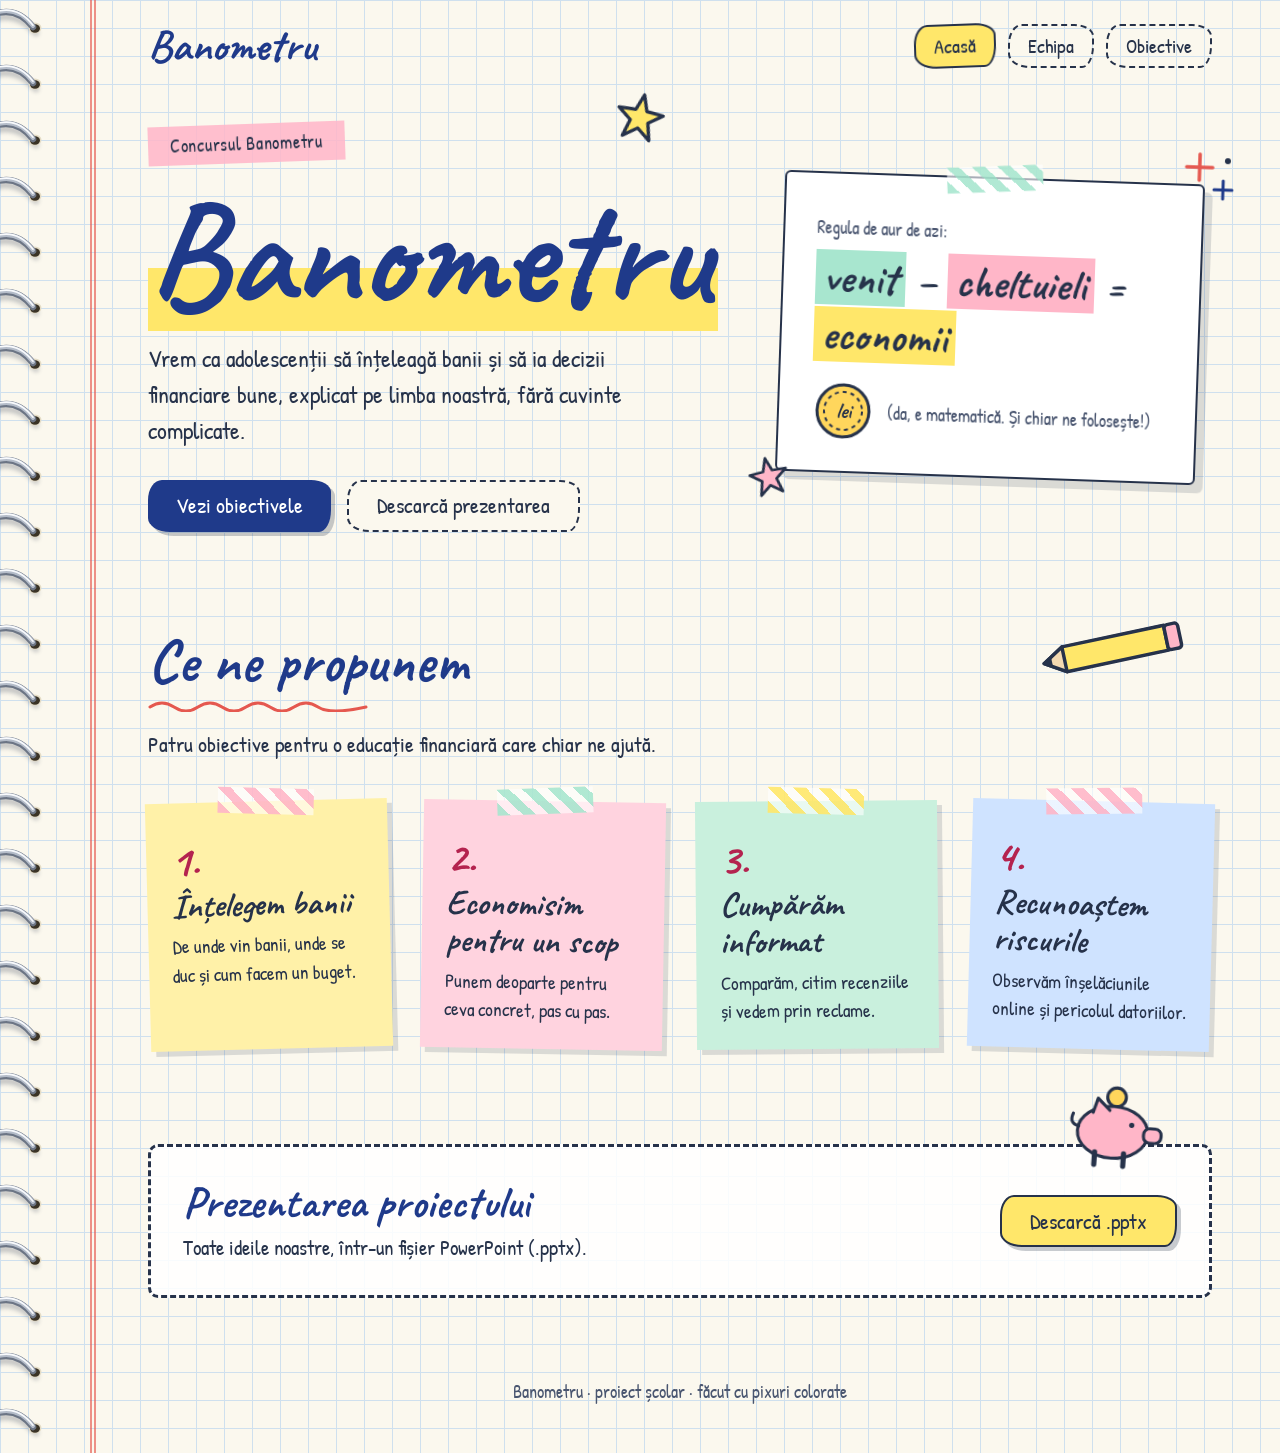
<file: index.html>
<!DOCTYPE html>
<html lang="ro">
<head>
  <meta charset="UTF-8">
  <meta name="viewport" content="width=device-width, initial-scale=1">
  <title>Banometru - Educație financiară pentru adolescenți</title>
  <meta name="description" content="Banometru: obiectivele noastre pentru o educație financiară mai bună în rândul adolescenților.">
  <link rel="preconnect" href="https://fonts.googleapis.com">
  <link href="https://fonts.googleapis.com/css2?family=Caveat:wght@500;700&family=Patrick+Hand&display=swap" rel="stylesheet">
  <link rel="stylesheet" href="css/style.css">
  <!-- Tells the stylesheet that JavaScript is available, so the hamburger menu can be used on phones. -->
  <script>document.documentElement.classList.add("has-js");</script>
</head>
<body>
  <div class="page">
    <div class="binding" aria-hidden="true"></div>
    <div class="margin-line" aria-hidden="true"></div>

    <div class="content">
      <header class="site-header">
        <nav class="site-nav" aria-label="Meniu principal">
          <a class="brand" href="./">Banometru</a>
          <button class="menu-toggle" type="button" aria-label="Meniu" aria-expanded="false" aria-controls="nav-links">
            <svg class="icon-open" width="24" height="24" viewBox="0 0 24 24" aria-hidden="true"><path d="M3 6 L21 6 M3 12 L21 12 M3 18 L21 18" fill="none" stroke="#26324A" stroke-width="3" stroke-linecap="round"/></svg>
            <svg class="icon-close" width="24" height="24" viewBox="0 0 24 24" aria-hidden="true"><path d="M5 5 L19 19 M19 5 L5 19" fill="none" stroke="#26324A" stroke-width="3" stroke-linecap="round"/></svg>
          </button>
          <div class="nav-links" id="nav-links">
            <a href="./" aria-current="page">Acasă</a>
            <a href="team/">Echipa</a>
            <a href="objective/">Obiective</a>
          </div>
        </nav>
      </header>

      <main>
        <section class="hero">
          <div class="hero-text has-doodles">
            <svg class="doodle doodle-large" style="top: -34px; right: 8%; --tilt: 12deg" width="54" height="54" viewBox="0 0 48 48" aria-hidden="true"><path d="M24 4 L29 18 L44 19 L32 28 L36 43 L24 34 L12 43 L16 28 L4 19 L19 18 Z" fill="#FFE76A" stroke="#26324A" stroke-width="3" stroke-linejoin="round"/></svg>
            <div class="tag">Concursul Banometru</div>
            <h1><span class="highlight-yellow">Banometru</span></h1>
            <p class="hero-lead">Vrem ca adolescenții să înțeleagă banii și să ia decizii financiare bune, explicat pe limba noastră, fără cuvinte complicate.</p>
            <div class="button-row">
              <a class="btn btn-primary" href="objective/">Vezi obiectivele</a>
              <a class="btn btn-dashed" href="#descarca">Descarcă prezentarea</a>
            </div>
          </div>

          <div class="hero-card-wrap">
            <div class="equation-card has-doodles">
              <div class="tape" style="--tape: rgba(168, 230, 207, 0.9); --tilt: -4deg" aria-hidden="true"></div>
              <svg class="doodle" style="top: -36px; right: -34px" width="56" height="56" viewBox="0 0 56 56" fill="none" stroke-linecap="round" aria-hidden="true"><path d="M18 4 V30 M5 17 H31" stroke="#E5584F" stroke-width="3.5"/><path d="M42 30 V48 M33 39 H51" stroke="#1F3A8A" stroke-width="3"/><circle cx="46" cy="10" r="3" fill="#26324A"/></svg>
              <svg class="doodle" style="bottom: -30px; left: -30px; --tilt: -14deg" width="44" height="44" viewBox="0 0 48 48" aria-hidden="true"><path d="M24 4 L29 18 L44 19 L32 28 L36 43 L24 34 L12 43 L16 28 L4 19 L19 18 Z" fill="#FFB6C8" stroke="#26324A" stroke-width="3" stroke-linejoin="round"/></svg>
              <p class="equation-label">Regula de aur de azi:</p>
              <p class="equation">
                <span style="background: #a8e6cf">venit</span>
                &minus;
                <span style="background: #ffb6c8">cheltuieli</span>
                =
                <span style="background: #ffe76a">economii</span>
              </p>
              <div class="equation-note">
                <svg width="64" height="64" viewBox="0 0 64 64" aria-hidden="true"><circle cx="32" cy="32" r="26" fill="#FFD65C" stroke="#26324A" stroke-width="3"/><circle cx="32" cy="32" r="19" fill="none" stroke="#26324A" stroke-width="2" stroke-dasharray="4 4"/><text x="32" y="39" text-anchor="middle" font-family="Caveat, cursive" font-weight="700" font-size="22" fill="#26324A">lei</text></svg>
                <p>(da, e matematică. Și chiar ne folosește!)</p>
              </div>
            </div>
          </div>
        </section>

        <section class="has-doodles" style="margin-top: 96px">
          <svg class="doodle doodle-large" style="top: 6px; right: 24px; --tilt: -12deg" width="150" height="30" viewBox="0 0 130 26" aria-hidden="true"><path d="M4 13 L22 2 H112 V24 H22 Z" fill="#FFE76A" stroke="#26324A" stroke-width="3" stroke-linejoin="round"/><path d="M4 13 L22 2 V24 Z" fill="#F3D9B1" stroke="#26324A" stroke-width="3" stroke-linejoin="round"/><path d="M4 13 L11 9 V17 Z" fill="#26324A"/><rect x="112" y="2" width="12" height="22" rx="3" fill="#FFB6C8" stroke="#26324A" stroke-width="3"/></svg>
          <h2 class="section-title">Ce ne propunem</h2>
          <svg class="squiggle" width="220" height="14" viewBox="0 0 220 14" aria-hidden="true"><path d="M2 9 Q 14 1 26 9 T 50 9 T 74 9 T 98 9 T 122 9 T 146 9 T 170 9 T 218 9" fill="none" stroke="#E5584F" stroke-width="3" stroke-linecap="round"/></svg>
          <p class="intro">Patru obiective pentru o educație financiară care chiar ne ajută.</p>

          <div class="note-grid">
            <a class="note" href="objective/" style="--note-bg: #fff1a8; --note-tilt: -1.5deg">
              <span class="tape" style="--tape: rgba(255, 182, 200, 0.9); --tilt: 3deg" aria-hidden="true"></span>
              <div class="note-number">1.</div>
              <h3>Înțelegem banii</h3>
              <p>De unde vin banii, unde se duc și cum facem un buget.</p>
            </a>
            <a class="note" href="objective/" style="--note-bg: #ffd3df; --note-tilt: 1deg">
              <span class="tape" style="--tape: rgba(168, 230, 207, 0.9); --tilt: -3deg" aria-hidden="true"></span>
              <div class="note-number">2.</div>
              <h3>Economisim pentru un scop</h3>
              <p>Punem deoparte pentru ceva concret, pas cu pas.</p>
            </a>
            <a class="note" href="objective/" style="--note-bg: #c9f0dd; --note-tilt: -0.5deg">
              <span class="tape" style="--tape: rgba(255, 231, 106, 0.9); --tilt: 2deg" aria-hidden="true"></span>
              <div class="note-number">3.</div>
              <h3>Cumpărăm informat</h3>
              <p>Comparăm, citim recenziile și vedem prin reclame.</p>
            </a>
            <a class="note" href="objective/" style="--note-bg: #cfe3ff; --note-tilt: 1.5deg">
              <span class="tape" style="--tape: rgba(255, 182, 200, 0.9); --tilt: -2deg" aria-hidden="true"></span>
              <div class="note-number">4.</div>
              <h3>Recunoaștem riscurile</h3>
              <p>Observăm înșelăciunile online și pericolul datoriilor.</p>
            </a>
          </div>
        </section>

        <section class="download-band has-doodles" id="descarca" style="margin-top: 96px">
          <svg class="doodle" style="top: -62px; right: 40px; --tilt: 4deg" width="104" height="87" viewBox="0 0 100 84" stroke="#26324A" stroke-width="3" stroke-linecap="round" stroke-linejoin="round" aria-hidden="true"><circle cx="48" cy="12" r="9" fill="#FFD65C"/><ellipse cx="46" cy="46" rx="34" ry="25" fill="#FFB6C8"/><path d="M26 28 L30 14 L42 25" fill="#FFB6C8"/><rect x="76" y="40" width="17" height="14" rx="6" fill="#FFB6C8"/><circle cx="64" cy="38" r="2.5" fill="#26324A" stroke="none"/><path d="M30 66 V78 M58 66 V78" stroke-width="5" fill="none"/><path d="M13 42 Q3 40 7 30" fill="none"/></svg>
          <div class="band-text">
            <h2>Prezentarea proiectului</h2>
            <p>Toate ideile noastre, într-un fișier PowerPoint (.pptx).</p>
          </div>
          <!-- The "download" attribute makes the browser save the file instead of trying to open it. -->
          <a class="btn btn-yellow" href="downloads/Banometru.pptx" download>Descarcă .pptx</a>
        </section>
      </main>

      <footer class="site-footer">Banometru &middot; proiect școlar &middot; făcut cu pixuri colorate</footer>
    </div>
  </div>

  <script src="js/menu.js"></script>
  <script src="js/binding.js"></script>
</body>
</html>
</file>
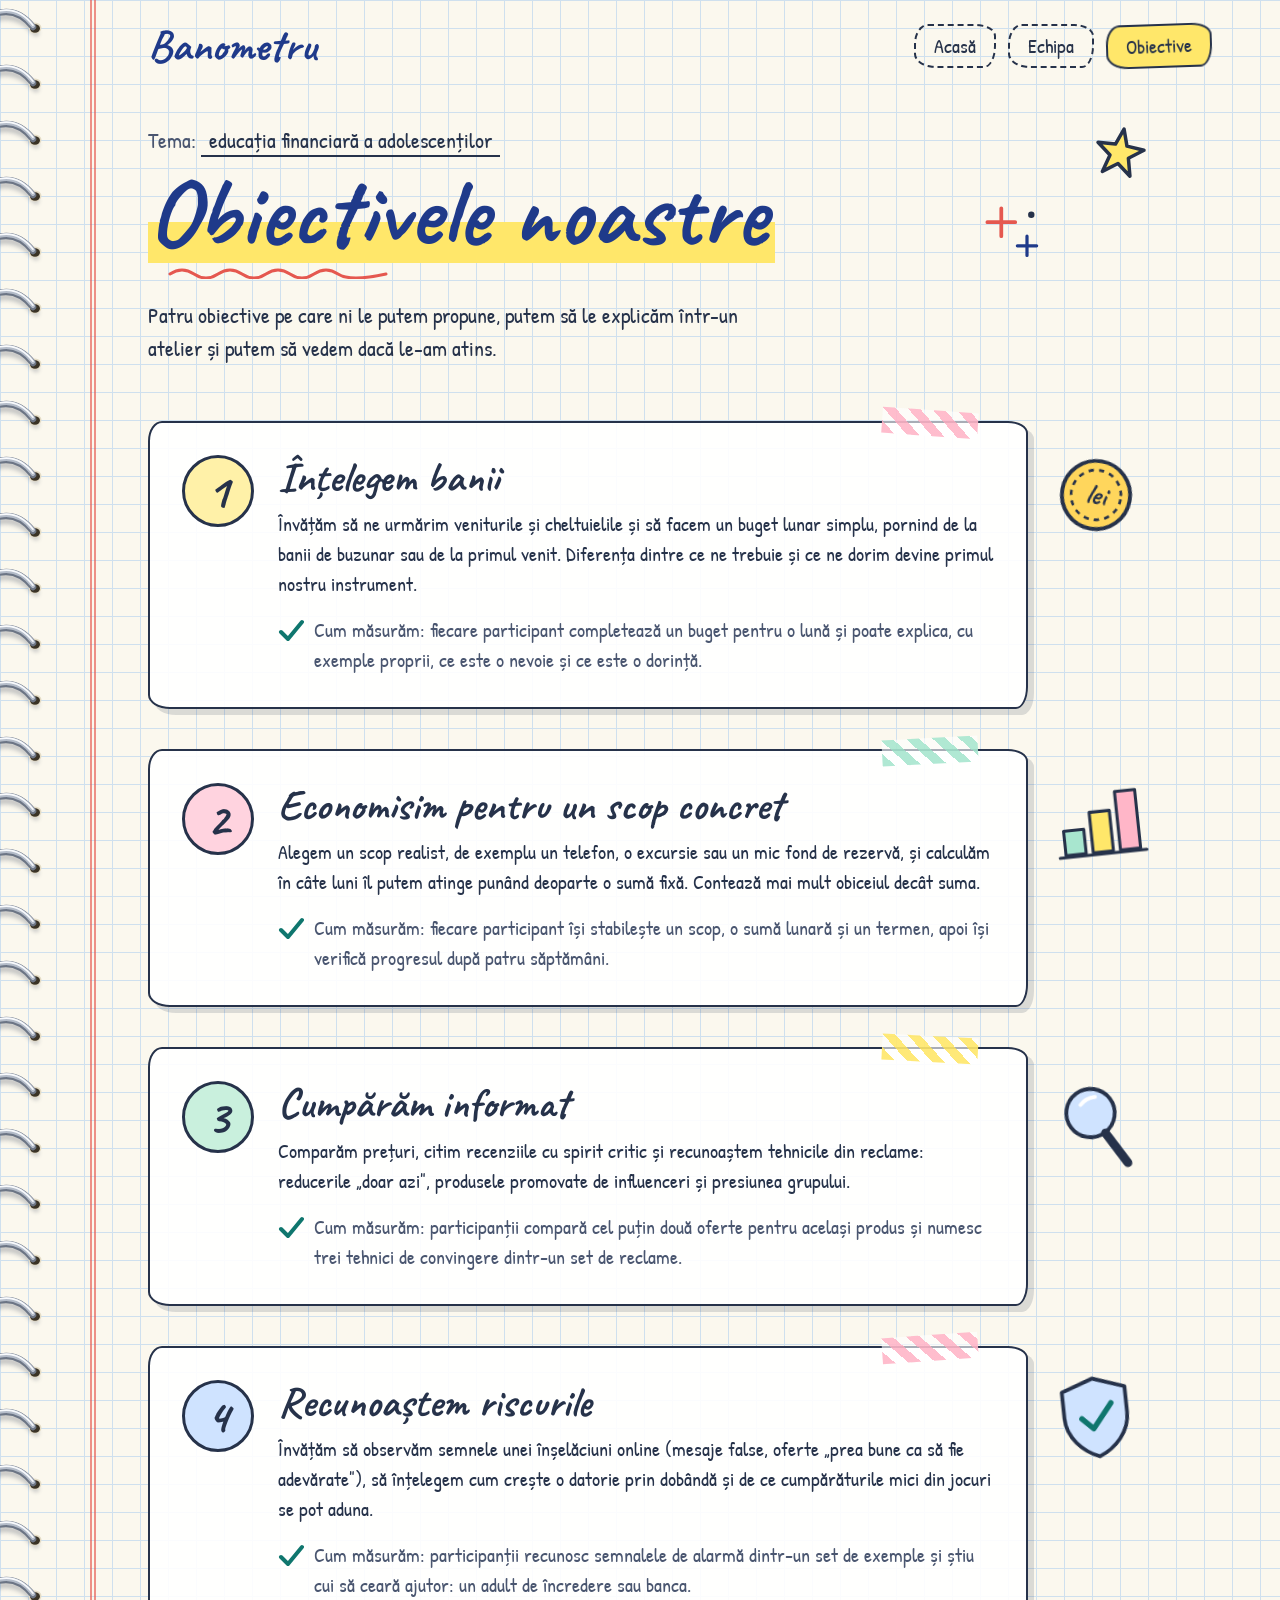
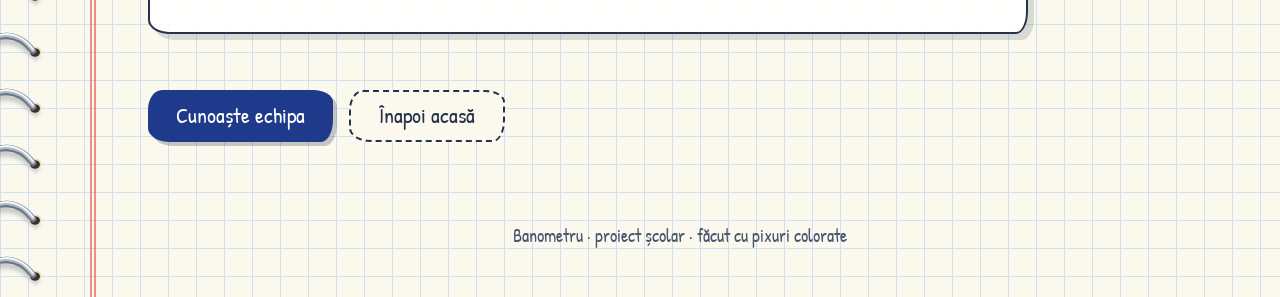
<file: objective/index.html>
<!DOCTYPE html>
<html lang="ro">
<head>
  <meta charset="UTF-8">
  <meta name="viewport" content="width=device-width, initial-scale=1">
  <title>Obiective - Banometru</title>
  <link rel="preconnect" href="https://fonts.googleapis.com">
  <link href="https://fonts.googleapis.com/css2?family=Caveat:wght@500;700&family=Patrick+Hand&display=swap" rel="stylesheet">
  <link rel="stylesheet" href="../css/style.css">
  <script>document.documentElement.classList.add("has-js");</script>
</head>
<body>
  <div class="page">
    <div class="binding" aria-hidden="true"></div>
    <div class="margin-line" aria-hidden="true"></div>

    <div class="content">
      <header class="site-header">
        <nav class="site-nav" aria-label="Meniu principal">
          <a class="brand" href="../">Banometru</a>
          <button class="menu-toggle" type="button" aria-label="Meniu" aria-expanded="false" aria-controls="nav-links">
            <svg class="icon-open" width="24" height="24" viewBox="0 0 24 24" aria-hidden="true"><path d="M3 6 L21 6 M3 12 L21 12 M3 18 L21 18" fill="none" stroke="#26324A" stroke-width="3" stroke-linecap="round"/></svg>
            <svg class="icon-close" width="24" height="24" viewBox="0 0 24 24" aria-hidden="true"><path d="M5 5 L19 19 M19 5 L5 19" fill="none" stroke="#26324A" stroke-width="3" stroke-linecap="round"/></svg>
          </button>
          <div class="nav-links" id="nav-links">
            <a href="../">Acasă</a>
            <a href="../team/">Echipa</a>
            <a href="./" aria-current="page">Obiective</a>
          </div>
        </nav>
      </header>

      <main>
        <section class="has-doodles">
          <svg class="doodle" style="top: 0; right: 6%; --tilt: 10deg" width="56" height="56" viewBox="0 0 48 48" aria-hidden="true"><path d="M24 4 L29 18 L44 19 L32 28 L36 43 L24 34 L12 43 L16 28 L4 19 L19 18 Z" fill="#FFE76A" stroke="#26324A" stroke-width="3" stroke-linejoin="round"/></svg>
          <svg class="doodle doodle-large" style="top: 80px; right: 16%" width="60" height="60" viewBox="0 0 56 56" fill="none" stroke-linecap="round" aria-hidden="true"><path d="M18 4 V30 M5 17 H31" stroke="#E5584F" stroke-width="3.5"/><path d="M42 30 V48 M33 39 H51" stroke="#1F3A8A" stroke-width="3"/><circle cx="46" cy="10" r="3" fill="#26324A"/></svg>
          <p class="subject">Tema: <span>educația financiară a adolescenților</span></p>
          <h1 class="page-title" style="margin-top: 8px"><span class="highlight-yellow">Obiectivele noastre</span></h1>
          <svg class="squiggle" width="260" height="14" viewBox="0 0 220 14" aria-hidden="true"><path d="M2 9 Q 14 1 26 9 T 50 9 T 74 9 T 98 9 T 122 9 T 146 9 T 170 9 T 218 9" fill="none" stroke="#E5584F" stroke-width="3" stroke-linecap="round"/></svg>
          <p class="intro" style="margin-top: 20px">Patru obiective pe care ni le putem propune, putem să le explicăm într-un atelier și putem să vedem dacă le-am atins.</p>
        </section>

        <section class="objective-list">
          <article class="objective has-doodles">
            <div class="tape" style="--tape: rgba(255, 182, 200, 0.9); --tilt: 4deg" aria-hidden="true"></div>
            <svg class="doodle doodle-side" style="top: 30px; right: -112px; --tilt: 10deg" width="84" height="84" viewBox="0 0 64 64" aria-hidden="true"><circle cx="32" cy="32" r="26" fill="#FFD65C" stroke="#26324A" stroke-width="3"/><circle cx="32" cy="32" r="19" fill="none" stroke="#26324A" stroke-width="2" stroke-dasharray="4 4"/><text x="32" y="39" text-anchor="middle" font-family="Caveat, cursive" font-weight="700" font-size="22" fill="#26324A">lei</text></svg>
            <div class="objective-number" style="--number-bg: #fff1a8" aria-hidden="true">1</div>
            <div class="objective-body">
              <h2>Înțelegem banii</h2>
              <p class="objective-description">Învățăm să ne urmărim veniturile și cheltuielile și să facem un buget lunar simplu, pornind de la banii de buzunar sau de la primul venit. Diferența dintre ce ne trebuie și ce ne dorim devine primul nostru instrument.</p>
              <p class="objective-measure"><svg width="26" height="26" viewBox="0 0 26 26" aria-hidden="true"><path d="M3 14 L10 21 L24 4" fill="none" stroke="#0F766E" stroke-width="4" stroke-linecap="round" stroke-linejoin="round"/></svg><span>Cum măsurăm: fiecare participant completează un buget pentru o lună și poate explica, cu exemple proprii, ce este o nevoie și ce este o dorință.</span></p>
            </div>
          </article>

          <article class="objective has-doodles">
            <div class="tape" style="--tape: rgba(168, 230, 207, 0.9); --tilt: -3deg" aria-hidden="true"></div>
            <svg class="doodle doodle-side" style="top: 30px; right: -120px; --tilt: -6deg" width="92" height="77" viewBox="0 0 90 76" stroke="#26324A" stroke-width="3" stroke-linejoin="round" stroke-linecap="round" aria-hidden="true"><rect x="8" y="46" width="20" height="24" fill="#A8E6CF"/><rect x="35" y="30" width="20" height="40" fill="#FFE76A"/><rect x="62" y="12" width="20" height="58" fill="#FFB6C8"/><path d="M2 72 H88" fill="none"/></svg>
            <div class="objective-number" style="--number-bg: #ffd3df" aria-hidden="true">2</div>
            <div class="objective-body">
              <h2>Economisim pentru un scop concret</h2>
              <p class="objective-description">Alegem un scop realist, de exemplu un telefon, o excursie sau un mic fond de rezervă, și calculăm în câte luni îl putem atinge punând deoparte o sumă fixă. Contează mai mult obiceiul decât suma.</p>
              <p class="objective-measure"><svg width="26" height="26" viewBox="0 0 26 26" aria-hidden="true"><path d="M3 14 L10 21 L24 4" fill="none" stroke="#0F766E" stroke-width="4" stroke-linecap="round" stroke-linejoin="round"/></svg><span>Cum măsurăm: fiecare participant își stabilește un scop, o sumă lunară și un termen, apoi își verifică progresul după patru săptămâni.</span></p>
            </div>
          </article>

          <article class="objective has-doodles">
            <div class="tape" style="--tape: rgba(255, 231, 106, 0.9); --tilt: 3deg" aria-hidden="true"></div>
            <svg class="doodle doodle-side" style="top: 30px; right: -116px; --tilt: 8deg" width="88" height="88" viewBox="0 0 80 80" stroke-linecap="round" fill="none" aria-hidden="true"><circle cx="32" cy="32" r="22" fill="#CFE3FF" stroke="#26324A" stroke-width="3.5"/><path d="M48 48 L72 72" stroke="#26324A" stroke-width="8"/><path d="M22 26 Q26 19 34 17" stroke="#FFFFFF" stroke-width="3.5"/></svg>
            <div class="objective-number" style="--number-bg: #c9f0dd" aria-hidden="true">3</div>
            <div class="objective-body">
              <h2>Cumpărăm informat</h2>
              <p class="objective-description">Comparăm prețuri, citim recenziile cu spirit critic și recunoaștem tehnicile din reclame: reducerile „doar azi", produsele promovate de influenceri și presiunea grupului.</p>
              <p class="objective-measure"><svg width="26" height="26" viewBox="0 0 26 26" aria-hidden="true"><path d="M3 14 L10 21 L24 4" fill="none" stroke="#0F766E" stroke-width="4" stroke-linecap="round" stroke-linejoin="round"/></svg><span>Cum măsurăm: participanții compară cel puțin două oferte pentru același produs și numesc trei tehnici de convingere dintr-un set de reclame.</span></p>
            </div>
          </article>

          <article class="objective has-doodles">
            <div class="tape" style="--tape: rgba(255, 182, 200, 0.9); --tilt: -4deg" aria-hidden="true"></div>
            <svg class="doodle doodle-side" style="top: 26px; right: -108px; --tilt: -6deg" width="76" height="87" viewBox="0 0 70 80" stroke-linecap="round" stroke-linejoin="round" aria-hidden="true"><path d="M35 4 L64 14 V38 C64 56 50 70 35 76 C20 70 6 56 6 38 V14 Z" fill="#CFE3FF" stroke="#26324A" stroke-width="3.5"/><path d="M22 40 L32 50 L50 28" fill="none" stroke="#0F766E" stroke-width="5"/></svg>
            <div class="objective-number" style="--number-bg: #cfe3ff" aria-hidden="true">4</div>
            <div class="objective-body">
              <h2>Recunoaștem riscurile</h2>
              <p class="objective-description">Învățăm să observăm semnele unei înșelăciuni online (mesaje false, oferte „prea bune ca să fie adevărate"), să înțelegem cum crește o datorie prin dobândă și de ce cumpărăturile mici din jocuri se pot aduna.</p>
              <p class="objective-measure"><svg width="26" height="26" viewBox="0 0 26 26" aria-hidden="true"><path d="M3 14 L10 21 L24 4" fill="none" stroke="#0F766E" stroke-width="4" stroke-linecap="round" stroke-linejoin="round"/></svg><span>Cum măsurăm: participanții recunosc semnalele de alarmă dintr-un set de exemple și știu cui să ceară ajutor: un adult de încredere sau banca.</span></p>
            </div>
          </article>
        </section>

        <section class="button-row">
          <a class="btn btn-primary" href="../team/">Cunoaște echipa</a>
          <a class="btn btn-dashed" href="../">Înapoi acasă</a>
        </section>
      </main>

      <footer class="site-footer">Banometru &middot; proiect școlar &middot; făcut cu pixuri colorate</footer>
    </div>
  </div>

  <script src="../js/menu.js"></script>
  <script src="../js/binding.js"></script>
</body>
</html>
</file>
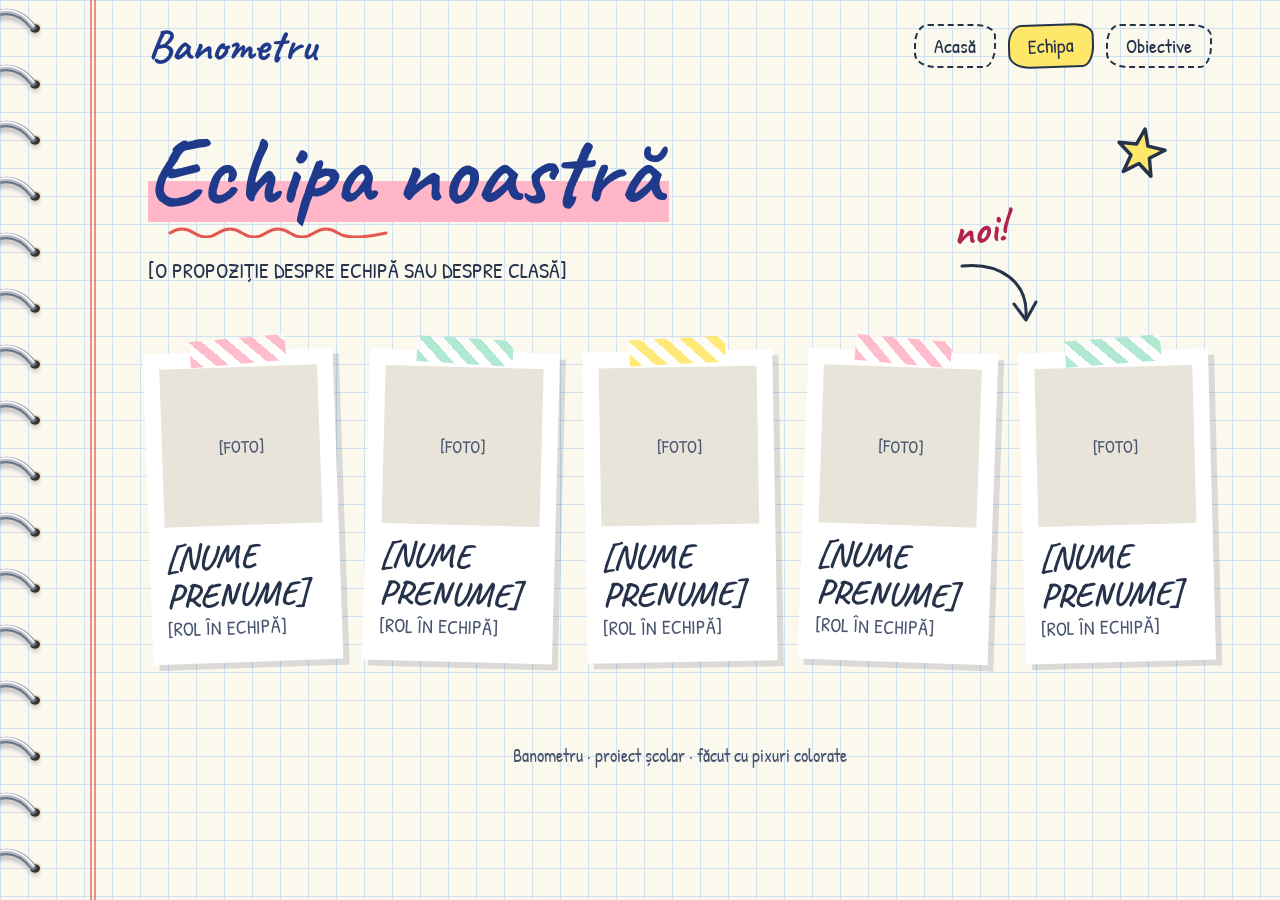
<file: team/index.html>
<!DOCTYPE html>
<html lang="ro">
<head>
  <meta charset="UTF-8">
  <meta name="viewport" content="width=device-width, initial-scale=1">
  <title>Echipa - Banometru</title>
  <link rel="preconnect" href="https://fonts.googleapis.com">
  <link href="https://fonts.googleapis.com/css2?family=Caveat:wght@500;700&family=Patrick+Hand&display=swap" rel="stylesheet">
  <!-- This page is one folder deep, so ../ goes back up to the site root. -->
  <link rel="stylesheet" href="../css/style.css">
  <script>document.documentElement.classList.add("has-js");</script>
</head>
<body>
  <div class="page">
    <div class="binding" aria-hidden="true"></div>
    <div class="margin-line" aria-hidden="true"></div>

    <div class="content">
      <header class="site-header">
        <nav class="site-nav" aria-label="Meniu principal">
          <a class="brand" href="../">Banometru</a>
          <button class="menu-toggle" type="button" aria-label="Meniu" aria-expanded="false" aria-controls="nav-links">
            <svg class="icon-open" width="24" height="24" viewBox="0 0 24 24" aria-hidden="true"><path d="M3 6 L21 6 M3 12 L21 12 M3 18 L21 18" fill="none" stroke="#26324A" stroke-width="3" stroke-linecap="round"/></svg>
            <svg class="icon-close" width="24" height="24" viewBox="0 0 24 24" aria-hidden="true"><path d="M5 5 L19 19 M19 5 L5 19" fill="none" stroke="#26324A" stroke-width="3" stroke-linecap="round"/></svg>
          </button>
          <div class="nav-links" id="nav-links">
            <a href="../">Acasă</a>
            <a href="./" aria-current="page">Echipa</a>
            <a href="../objective/">Obiective</a>
          </div>
        </nav>
      </header>

      <main>
        <section class="has-doodles">
          <svg class="doodle" style="top: 0; right: 4%; --tilt: 10deg" width="56" height="56" viewBox="0 0 48 48" aria-hidden="true"><path d="M24 4 L29 18 L44 19 L32 28 L36 43 L24 34 L12 43 L16 28 L4 19 L19 18 Z" fill="#FFE76A" stroke="#26324A" stroke-width="3" stroke-linejoin="round"/></svg>
          <div class="doodle doodle-large" style="top: 70px; right: 16%" aria-hidden="true">
            <div class="doodle-label" style="transform: rotate(-6deg)">noi!</div>
            <svg width="90" height="70" viewBox="0 0 90 70" fill="none" stroke="#26324A" stroke-width="3" stroke-linecap="round" stroke-linejoin="round"><path d="M10 6 C 48 2, 76 22, 74 56"/><path d="M62 44 L74 60 L84 42"/></svg>
          </div>
          <h1 class="page-title"><span class="highlight-pink">Echipa noastră</span></h1>
          <svg class="squiggle" width="260" height="14" viewBox="0 0 220 14" aria-hidden="true"><path d="M2 9 Q 14 1 26 9 T 50 9 T 74 9 T 98 9 T 122 9 T 146 9 T 170 9 T 218 9" fill="none" stroke="#E5584F" stroke-width="3" stroke-linecap="round"/></svg>
          <p class="intro">[O PROPOZIȚIE DESPRE ECHIPĂ SAU DESPRE CLASĂ]</p>
        </section>

        <section class="team-grid has-doodles">
          <!-- Copy one <article> block per team member. -->
          <article class="polaroid" style="--tilt: -2deg">
            <div class="tape" style="--tape: rgba(255, 182, 200, 0.9); --tape-tilt: -3deg" aria-hidden="true"></div>
            <div class="photo">[FOTO]</div>
            <h2>[NUME PRENUME]</h2>
            <p>[ROL ÎN ECHIPĂ]</p>
          </article>

          <article class="polaroid" style="--tilt: 1.5deg">
            <div class="tape" style="--tape: rgba(168, 230, 207, 0.9); --tape-tilt: 2deg" aria-hidden="true"></div>
            <div class="photo">[FOTO]</div>
            <h2>[NUME PRENUME]</h2>
            <p>[ROL ÎN ECHIPĂ]</p>
          </article>

          <article class="polaroid" style="--tilt: -1deg">
            <div class="tape" style="--tape: rgba(255, 231, 106, 0.9); --tape-tilt: -2deg" aria-hidden="true"></div>
            <div class="photo">[FOTO]</div>
            <h2>[NUME PRENUME]</h2>
            <p>[ROL ÎN ECHIPĂ]</p>
          </article>

          <article class="polaroid" style="--tilt: 2deg">
            <div class="tape" style="--tape: rgba(255, 182, 200, 0.9); --tape-tilt: 3deg" aria-hidden="true"></div>
            <div class="photo">[FOTO]</div>
            <h2>[NUME PRENUME]</h2>
            <p>[ROL ÎN ECHIPĂ]</p>
          </article>

          <article class="polaroid" style="--tilt: -1.5deg">
            <div class="tape" style="--tape: rgba(168, 230, 207, 0.9); --tape-tilt: -3deg" aria-hidden="true"></div>
            <div class="photo">[FOTO]</div>
            <h2>[NUME PRENUME]</h2>
            <p>[ROL ÎN ECHIPĂ]</p>
          </article>
        </section>
      </main>

      <footer class="site-footer">Banometru &middot; proiect școlar &middot; făcut cu pixuri colorate</footer>
    </div>
  </div>

  <script src="../js/menu.js"></script>
  <script src="../js/binding.js"></script>
</body>
</html>
</file>
<file: css/style.css>
/* Banometru: a notebook-page look (squared paper, red margin, spiral binding, washi tape). */

:root {
  --paper: #fbf8ee;
  --grid-line: #cfe0ee;
  --ink: #26324a;
  --pen: #1f3a8a;
  --muted: #4a5670;
  --red: #e5584f;
  --yellow: #ffe76a;
  --pink: #ffb6c8;
  --mint: #a8e6cf;

  --font-handwriting: "Caveat", cursive;
  --font-body: "Patrick Hand", "Comic Sans MS", sans-serif;

  /* Slightly uneven corners so buttons look hand-cut, not perfectly rounded. */
  --wobbly-corners: 14px 20px 12px 22px / 20px 12px 22px 14px;
  --soft-shadow: 6px 6px 0 rgba(38, 50, 74, 0.15);
}

* {
  box-sizing: border-box;
}

body {
  margin: 0;
  font-family: var(--font-body);
  font-size: 20px;
  line-height: 1.5;
  color: var(--ink);
  background: var(--paper);
}

a {
  color: var(--ink);
}

a:hover {
  color: #b4234f;
}

h1,
h2,
h3 {
  font-family: var(--font-handwriting);
  font-weight: 700;
  line-height: 1.1;
  margin: 0;
}

p {
  margin: 0;
}

/* ---------- The notebook page ---------- */

.page {
  position: relative;
  min-height: 100vh;
  overflow: hidden;
  background-color: var(--paper);
  background-image:
    linear-gradient(var(--grid-line) 1px, transparent 1px),
    linear-gradient(90deg, var(--grid-line) 1px, transparent 1px);
  background-size: 28px 28px;
}

/* Spiral binding: a thin metal wire that disappears into a small dark hole. */
.binding {
  position: absolute;
  top: 0;
  bottom: 0;
  left: 0;
  width: 44px;
  background-image:
    linear-gradient(to bottom, transparent 16px, #9aa3b2 16px, #f4f6fa 19px, #7e8798 23px, transparent 23px),
    radial-gradient(circle at 32px 20px, #4b4436 0 4px, #cfc6ae 4px 6px, transparent 6px);
  background-size: 32px 56px, 40px 56px;
  background-repeat: repeat-y;
}

/* When binding.js has drawn the real coils, the simple fallback drawing above is not needed. */
.binding.has-coils {
  background-image: none;
}

.coil {
  display: block;
  width: 100%;
  height: 56px;
}

.coil-shadow {
  opacity: 0.26;
  filter: blur(2px);
}

.margin-line {
  position: absolute;
  top: 0;
  bottom: 0;
  left: clamp(48px, 7vw, 100px);
  width: 6px;
  border-left: 2px solid var(--red);
  border-right: 2px solid var(--red);
  opacity: 0.65;
}

.content {
  position: relative;
  max-width: 1240px;
  margin: 0 auto;
  padding: 24px clamp(16px, 4vw, 48px) 48px clamp(72px, 10vw, 140px);
}

main > section {
  margin-top: 56px;
}

/* ---------- Navigation ---------- */

.site-nav {
  display: flex;
  flex-wrap: wrap;
  align-items: center;
  justify-content: space-between;
  gap: 12px;
}

.brand {
  display: flex;
  align-items: center;
  min-height: 44px;
  font-family: var(--font-handwriting);
  font-weight: 700;
  font-size: 44px;
  line-height: 1;
  text-decoration: none;
  color: var(--pen);
}

.nav-links {
  display: flex;
  flex-wrap: wrap;
  gap: 12px;
}

.nav-links a {
  display: inline-flex;
  align-items: center;
  min-height: 44px;
  padding: 0 18px;
  border: 2px dashed var(--ink);
  border-radius: var(--wobbly-corners);
  text-decoration: none;
}

.nav-links a[aria-current="page"] {
  background: var(--yellow);
  border-style: solid;
  transform: rotate(-2deg);
}

.menu-toggle {
  display: none;
  width: 48px;
  height: 48px;
  padding: 0;
  align-items: center;
  justify-content: center;
  cursor: pointer;
  background: var(--yellow);
  border: 2px solid var(--ink);
  border-radius: var(--wobbly-corners);
  box-shadow: 3px 3px 0 rgba(38, 50, 74, 0.25);
}

.menu-toggle .icon-close {
  display: none;
}

.menu-toggle[aria-expanded="true"] .icon-open {
  display: none;
}

.menu-toggle[aria-expanded="true"] .icon-close {
  display: block;
}

/* ---------- Shared pieces ---------- */

.highlight-yellow,
.highlight-pink {
  padding-right: 8px;
}

.highlight-yellow {
  background: linear-gradient(transparent 58%, var(--yellow) 58%, var(--yellow) 92%, transparent 92%);
}

.highlight-pink {
  background: linear-gradient(transparent 58%, var(--pink) 58%, var(--pink) 92%, transparent 92%);
}

.page-title {
  font-size: clamp(56px, 9vw, 96px);
  line-height: 1;
  color: var(--pen);
}

.squiggle {
  display: block;
  margin-top: 4px;
}

.section-title {
  font-size: clamp(44px, 6vw, 60px);
  color: var(--pen);
}

.intro {
  margin-top: 16px;
  max-width: 640px;
  font-size: 22px;
}

.btn {
  display: inline-flex;
  align-items: center;
  justify-content: center;
  min-height: 52px;
  padding: 0 28px;
  border-radius: var(--wobbly-corners);
  font-size: 22px;
  text-decoration: none;
}

.btn-primary {
  background: var(--pen);
  color: #ffffff;
  box-shadow: 4px 4px 0 rgba(38, 50, 74, 0.25);
}

.btn-primary:hover {
  color: #ffffff;
  opacity: 0.9;
}

.btn-dashed {
  border: 2px dashed var(--ink);
  background: var(--paper);
}

.btn-yellow {
  background: var(--yellow);
  border: 2px solid var(--ink);
  box-shadow: 4px 4px 0 rgba(38, 50, 74, 0.25);
}

.button-row {
  display: flex;
  flex-wrap: wrap;
  gap: 16px;
}

/* A strip of washi tape. Colour and tilt are set per element with --tape and --tilt. */
.tape {
  position: absolute;
  top: -13px;
  left: 50%;
  width: 96px;
  height: 26px;
  margin-left: -48px;
  transform: rotate(var(--tilt, 0deg));
  background: repeating-linear-gradient(45deg, var(--tape) 0 9px, rgba(255, 255, 255, 0.6) 9px 18px);
}

/* ---------- Home ---------- */

.hero {
  display: flex;
  flex-wrap: wrap;
  align-items: center;
  gap: 56px;
}

.hero-text {
  flex: 1 1 460px;
  min-width: 0;
}

.hero-card-wrap {
  flex: 1 1 340px;
  min-width: 0;
  display: flex;
  justify-content: center;
}

.tag {
  display: inline-block;
  padding: 6px 22px;
  background: rgba(255, 182, 200, 0.85);
  transform: rotate(-2deg);
  font-size: 18px;
  letter-spacing: 0.04em;
}

.hero h1 {
  margin: 20px 0 16px;
  font-size: clamp(72px, 12vw, 148px);
  line-height: 0.95;
  color: var(--pen);
}

.hero-lead {
  margin-bottom: 32px;
  max-width: 520px;
  font-size: 24px;
}

.equation-card {
  position: relative;
  max-width: 420px;
  padding: 40px 32px 28px;
  background: #ffffff;
  border: 2px solid var(--ink);
  border-radius: 6px;
  transform: rotate(2deg);
  box-shadow: 8px 8px 0 rgba(38, 50, 74, 0.15);
}

.equation-label {
  margin-bottom: 8px;
  font-size: 18px;
  color: var(--muted);
}

.equation {
  font-family: var(--font-handwriting);
  font-weight: 700;
  font-size: 44px;
  line-height: 1.3;
}

.equation span {
  padding: 0 8px;
}

.equation-note {
  margin-top: 16px;
  display: flex;
  align-items: center;
  gap: 12px;
  font-size: 18px;
  color: var(--muted);
}

.equation-note svg {
  flex: none;
}

.note-grid {
  margin-top: 40px;
  display: grid;
  grid-template-columns: repeat(auto-fit, minmax(240px, 1fr));
  gap: 32px;
}

.note {
  position: relative;
  display: block;
  padding: 36px 24px 24px;
  background: var(--note-bg);
  text-decoration: none;
  transform: rotate(var(--note-tilt, 0deg));
  box-shadow: 5px 5px 0 rgba(38, 50, 74, 0.15);
}

.note-number {
  font-family: var(--font-handwriting);
  font-weight: 700;
  font-size: 44px;
  line-height: 1;
  color: #b4234f;
}

.note h3 {
  margin: 4px 0 8px;
  font-size: 34px;
}

.note p {
  font-size: 19px;
}

.download-band {
  display: flex;
  flex-wrap: wrap;
  align-items: center;
  justify-content: space-between;
  gap: 24px;
  padding: 32px;
  background: rgba(255, 255, 255, 0.85);
  border: 3px dashed var(--ink);
  border-radius: 10px;
}

.download-band .band-text {
  flex: 1 1 320px;
  min-width: 0;
}

.download-band h2 {
  margin-bottom: 4px;
  font-size: 44px;
  color: var(--pen);
}

.download-band p {
  font-size: 21px;
}

/* ---------- Team ---------- */

.team-grid {
  margin-top: 64px;
  display: grid;
  grid-template-columns: repeat(auto-fit, minmax(170px, 1fr));
  gap: 48px 28px;
}

.polaroid {
  position: relative;
  padding: 16px 16px 20px;
  background: #ffffff;
  transform: rotate(var(--tilt, 0deg));
  box-shadow: var(--soft-shadow);
}

.polaroid .tape {
  transform: rotate(var(--tape-tilt, 0deg));
}

.photo {
  aspect-ratio: 1 / 1;
  display: flex;
  align-items: center;
  justify-content: center;
  background: #e8e4d9;
  color: var(--muted);
  font-size: 18px;
}

.polaroid h2 {
  margin-top: 12px;
  font-size: 34px;
}

.polaroid p {
  color: var(--muted);
}

/* ---------- Objectives ---------- */

.subject {
  font-size: 22px;
  color: var(--muted);
}

.subject span {
  padding: 0 8px;
  border-bottom: 2px solid var(--ink);
  color: var(--ink);
}

.objective-list {
  max-width: 880px;
  display: flex;
  flex-direction: column;
  gap: 40px;
}

.objective {
  position: relative;
  display: flex;
  flex-wrap: wrap;
  gap: 24px;
  padding: 32px;
  background: rgba(255, 255, 255, 0.9);
  border: 2px solid var(--ink);
  border-radius: var(--wobbly-corners);
  box-shadow: var(--soft-shadow);
}

.objective .tape {
  left: auto;
  right: 48px;
  margin-left: 0;
}

.objective-head {
  display: contents;
}

.objective-number {
  flex: 0 0 72px;
  width: 72px;
  height: 72px;
  display: flex;
  align-items: center;
  justify-content: center;
  background: var(--number-bg);
  border: 3px solid var(--ink);
  border-radius: 50%;
  font-family: var(--font-handwriting);
  font-weight: 700;
  font-size: 48px;
  line-height: 1;
}

.objective-body {
  flex: 1 1 360px;
  min-width: 0;
}

.objective h2 {
  margin-bottom: 8px;
  font-size: 42px;
}

.objective-description {
  margin-bottom: 16px;
}

.objective-measure {
  display: flex;
  gap: 10px;
  align-items: flex-start;
  color: var(--muted);
}

.objective-measure svg {
  flex: none;
  margin-top: 3px;
}

/* ---------- 404 page: the error is "corrected" like a homework answer ---------- */

.error-code {
  position: relative;
  display: inline-block;
  margin: 28px 0 8px 24px;
}

.error-number {
  position: relative;
  display: inline-block;
}

.hero .error-code h1 {
  margin: 0;
  font-size: clamp(110px, 14vw, 168px);
  line-height: 0.95;
}

/* The red pen circle drawn around the number; it stretches to fit however big the number is. */
.error-circle {
  position: absolute;
  left: -26px;
  top: -18px;
  width: calc(100% + 52px);
  height: calc(100% + 36px);
  pointer-events: none;
}

.teacher-note {
  font-family: var(--font-handwriting);
  font-weight: 700;
  line-height: 1;
  color: #c0392b;
  transform: rotate(var(--tilt, 0deg));
}

.error-code .teacher-note {
  position: absolute;
  left: calc(100% + 34px);
  top: 8px;
  width: 190px;
  font-size: 38px;
  --tilt: 7deg;
}

.error-lead {
  margin: 28px 0 32px;
  max-width: 520px;
  font-size: 24px;
}

.problem-label {
  margin-bottom: 8px;
  font-size: 18px;
  color: var(--muted);
}

.problem-text {
  margin-bottom: 18px;
  font-family: var(--font-handwriting);
  font-weight: 700;
  font-size: 38px;
  line-height: 1.2;
}

.answer-line {
  display: flex;
  align-items: baseline;
  gap: 10px;
  font-size: 21px;
}

.answer-line span {
  flex: 1;
  height: 1em;
  border-bottom: 2px dashed var(--ink);
}

.problem-card .teacher-note {
  margin-top: 16px;
  font-size: 32px;
  line-height: 1.1;
  --tilt: -3deg;
}

@media (max-width: 700px) {
  .hero .error-code h1 {
    font-size: 128px;
  }

  .error-code {
    margin: 28px 0 0 14px;
  }

  .error-circle {
    left: -18px;
    top: -14px;
    width: calc(100% + 36px);
    height: calc(100% + 28px);
  }

  .error-code .teacher-note {
    position: static;
    width: auto;
    margin: 14px 0 0 76px;
    font-size: 34px;
  }

  .error-lead {
    margin: 20px 0 24px;
    font-size: 21px;
  }

  .problem-text {
    font-size: 32px;
  }

  .problem-card .teacher-note {
    font-size: 28px;
  }
}

/* ---------- Doodles: small hand-drawn decorations attached to the element they sit on ---------- */

.has-doodles {
  position: relative;
}

.doodle {
  position: absolute;
  pointer-events: none;
  transform: rotate(var(--tilt, 0deg));
}

.doodle-label {
  font-family: var(--font-handwriting);
  font-weight: 700;
  font-size: 44px;
  color: #b4234f;
}

/* Side doodles sit outside the objective cards, so they need a wide screen. */
@media (max-width: 1200px) {
  .doodle-side {
    display: none;
  }
}

@media (max-width: 700px) {
  .doodle-large {
    display: none;
  }
}

/* ---------- Footer ---------- */

.site-footer {
  margin-top: 80px;
  text-align: center;
  color: var(--muted);
  font-size: 18px;
}

/* ---------- Phone layout ---------- */

@media (max-width: 700px) {
  body {
    font-size: 19px;
  }

  .binding {
    width: 32px;
    background-image:
      linear-gradient(to bottom, transparent 16px, #9aa3b2 16px, #f4f6fa 19px, #7e8798 23px, transparent 23px),
      radial-gradient(circle at 26px 20px, #4b4436 0 3.5px, #cfc6ae 3.5px 5px, transparent 5px);
    background-size: 26px 56px, 32px 56px;
  }

  .margin-line {
    left: 42px;
    width: 5px;
  }

  .content {
    padding: 16px 16px 32px 62px;
  }

  main > section {
    margin-top: 44px;
  }

  .brand {
    font-size: 40px;
  }

  /* Hide the links behind the hamburger only when JavaScript is available to open them. */
  .has-js .menu-toggle {
    display: flex;
  }

  .has-js .nav-links {
    display: none;
    width: 100%;
    flex-direction: column;
    gap: 8px;
    padding: 14px;
    background: #ffffff;
    border: 2px solid var(--ink);
    border-radius: var(--wobbly-corners);
    box-shadow: 5px 5px 0 rgba(38, 50, 74, 0.15);
  }

  .has-js .nav-links.is-open {
    display: flex;
  }

  .hero {
    gap: 40px;
  }

  .hero h1 {
    font-size: 72px;
  }

  .hero-lead {
    font-size: 21px;
  }

  .button-row {
    flex-direction: column;
  }

  .equation {
    font-size: 36px;
  }

  .download-band {
    padding: 24px 20px;
  }

  .download-band h2 {
    font-size: 38px;
  }

  .team-grid {
    grid-template-columns: repeat(2, minmax(0, 1fr));
    gap: 40px 16px;
  }

  .polaroid {
    padding: 10px 10px 14px;
  }

  .polaroid h2 {
    margin-top: 8px;
    font-size: 26px;
  }

  .polaroid p {
    font-size: 17px;
  }

  .objective {
    padding: 24px 20px 20px;
    gap: 12px;
  }

  .objective-number {
    flex-basis: 48px;
    width: 48px;
    height: 48px;
    font-size: 34px;
  }

  .objective h2 {
    font-size: 34px;
  }

  .objective-body {
    flex-basis: 100%;
  }
}

/* ---------- Entrance effect: a soft shadow lifts and the page content rises into place ---------- */

@media (prefers-reduced-motion: no-preference) {
  /* A gentle dark veil over the whole page that fades away, like a lamp slowly turning on. */
  body::after {
    content: "";
    position: fixed;
    inset: 0;
    z-index: 100;
    pointer-events: none;
    background: radial-gradient(ellipse at center, rgba(38, 50, 74, 0.18) 0%, rgba(38, 50, 74, 0.42) 100%);
    animation: veil-lifts 1.2s ease-out forwards;
  }

  .site-header,
  .site-footer {
    animation: fade-in 0.8s ease-out both;
  }

  /* Each section starts a little later than the one before, so the page "writes itself" top to bottom. */
  main > section {
    animation: rise-in 0.9s ease-out both;
  }

  main > section:nth-child(1) { animation-delay: 0.1s; }
  main > section:nth-child(2) { animation-delay: 0.25s; }
  main > section:nth-child(3) { animation-delay: 0.4s; }
  main > section:nth-child(4) { animation-delay: 0.55s; }

  /* The binding settles in: each coil swings into place one after another, and its shadow
     fades in a moment later, so the metal looks rounded. */
  .coil {
    transform-origin: 0 50%;
    animation: coil-swings-in 0.7s cubic-bezier(0.2, 0.8, 0.3, 1) both;
    animation-delay: calc(var(--i) * 70ms);
  }

  .coil-shadow {
    animation: coil-shadow-fades-in 1s ease-out both;
    animation-delay: calc(var(--i) * 70ms + 250ms);
  }

  @keyframes coil-swings-in {
    from {
      opacity: 0;
      transform: translateX(-28px) rotate(-12deg);
    }
    to {
      opacity: 1;
      transform: none;
    }
  }

  @keyframes coil-shadow-fades-in {
    from {
      opacity: 0;
      transform: translate(6px, 10px);
    }
    to {
      opacity: 0.26;
      transform: none;
    }
  }

  @keyframes veil-lifts {
    from { opacity: 1; }
    to { opacity: 0; }
  }

  @keyframes fade-in {
    from { opacity: 0; }
    to { opacity: 1; }
  }

  @keyframes rise-in {
    from {
      opacity: 0;
      transform: translateY(18px);
    }
    to {
      opacity: 1;
      transform: translateY(0);
    }
  }
}
</file>
